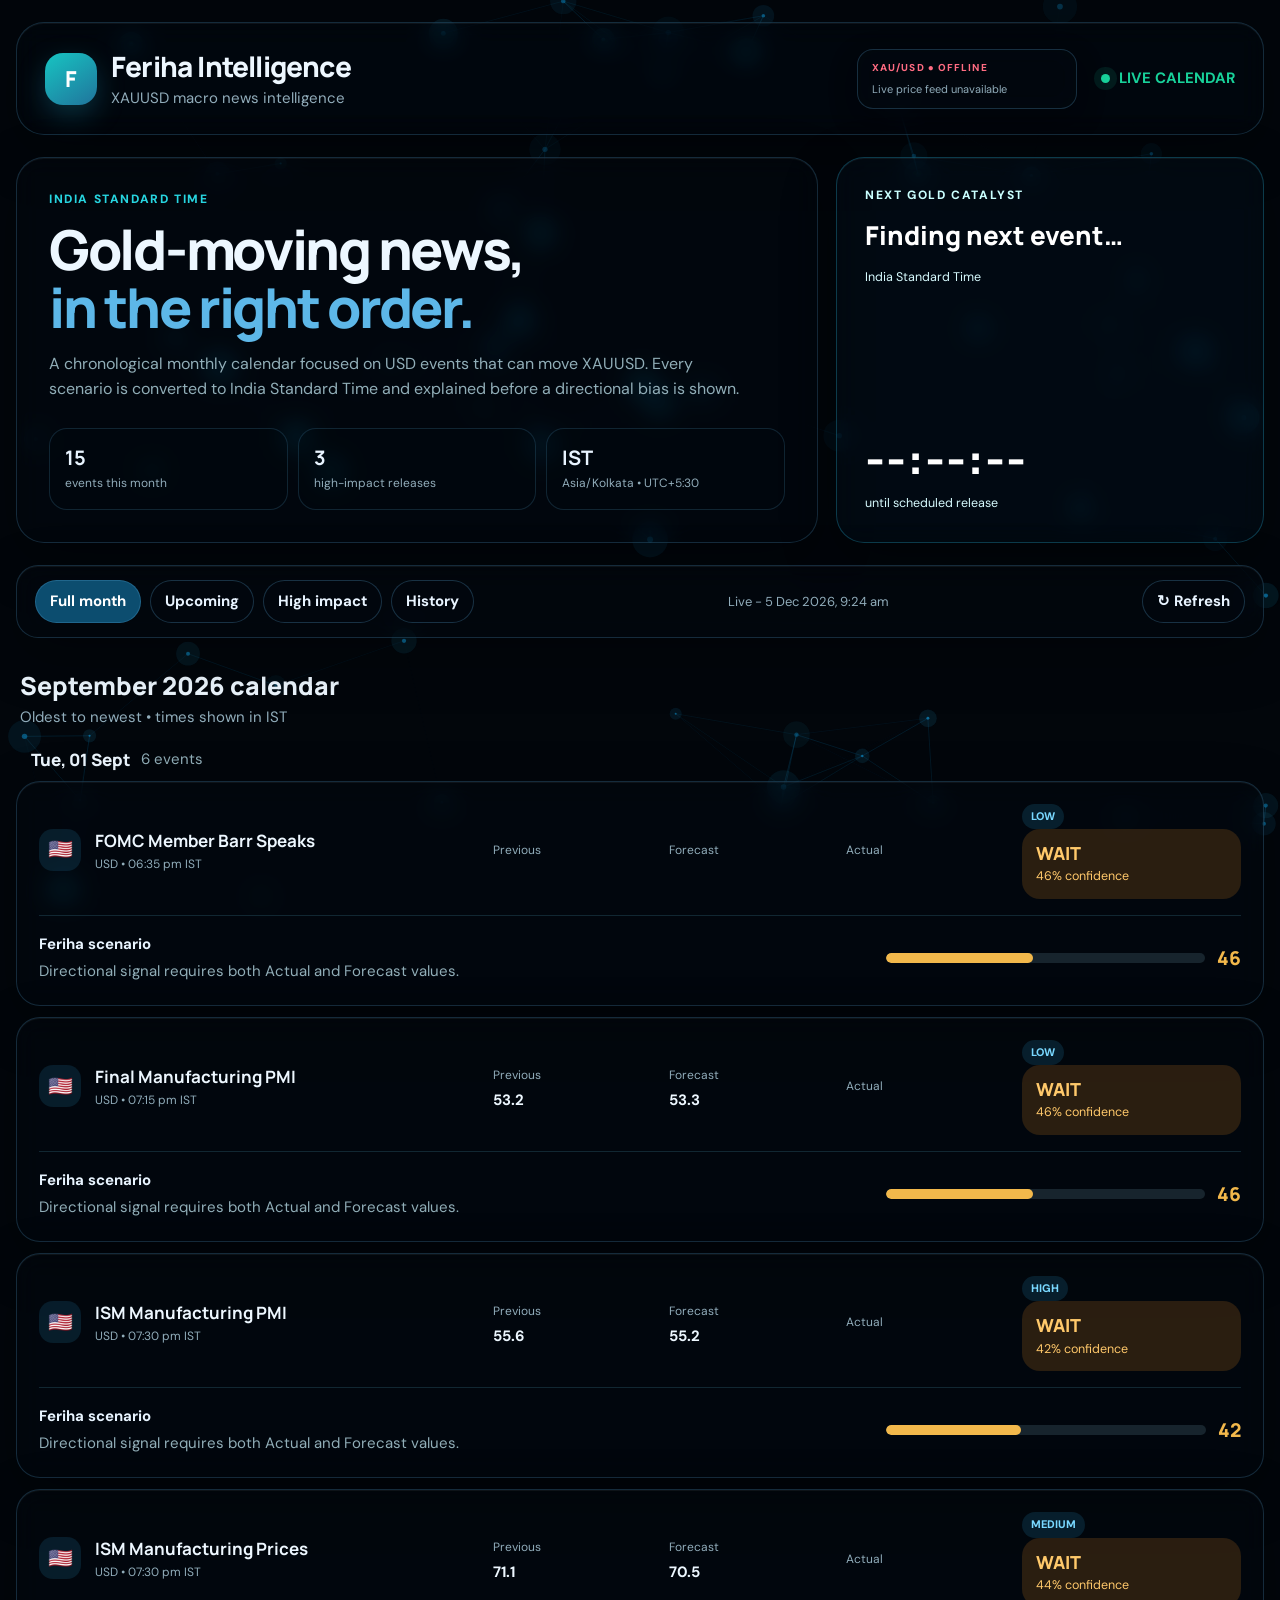
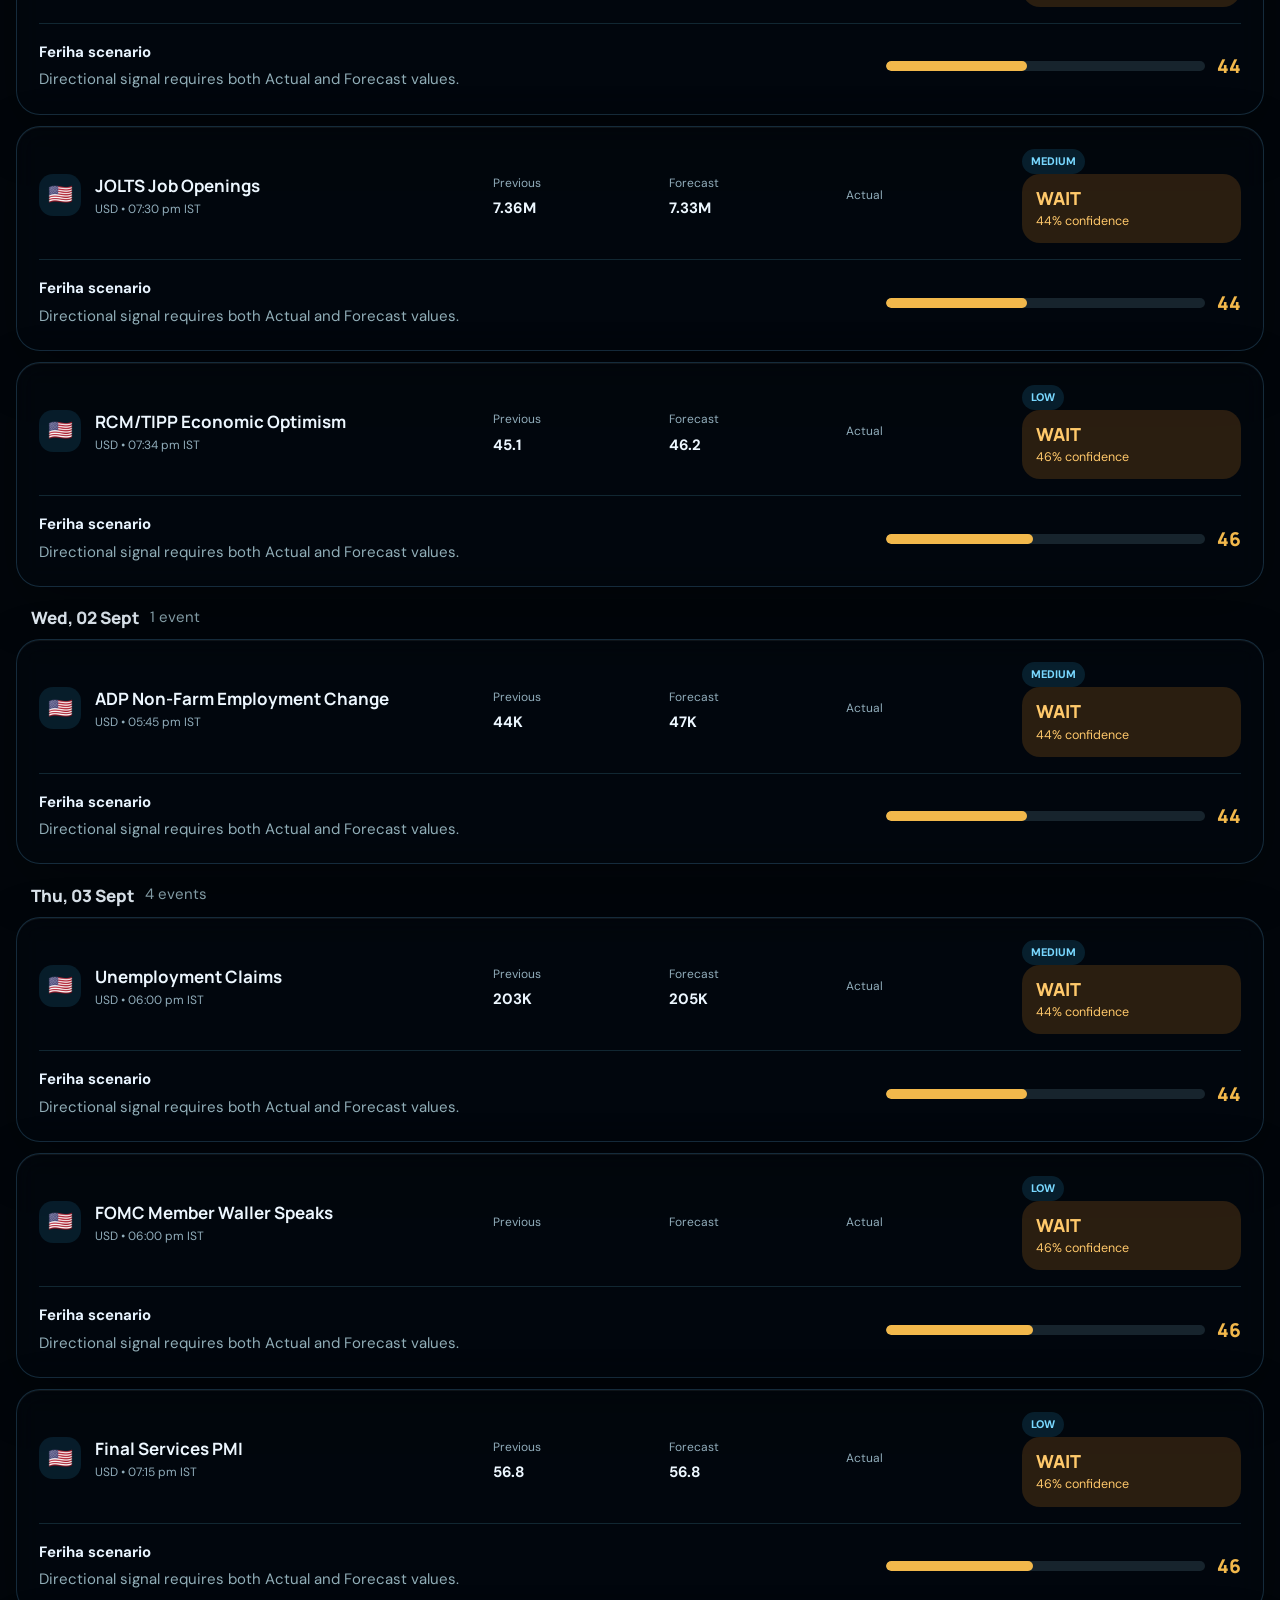
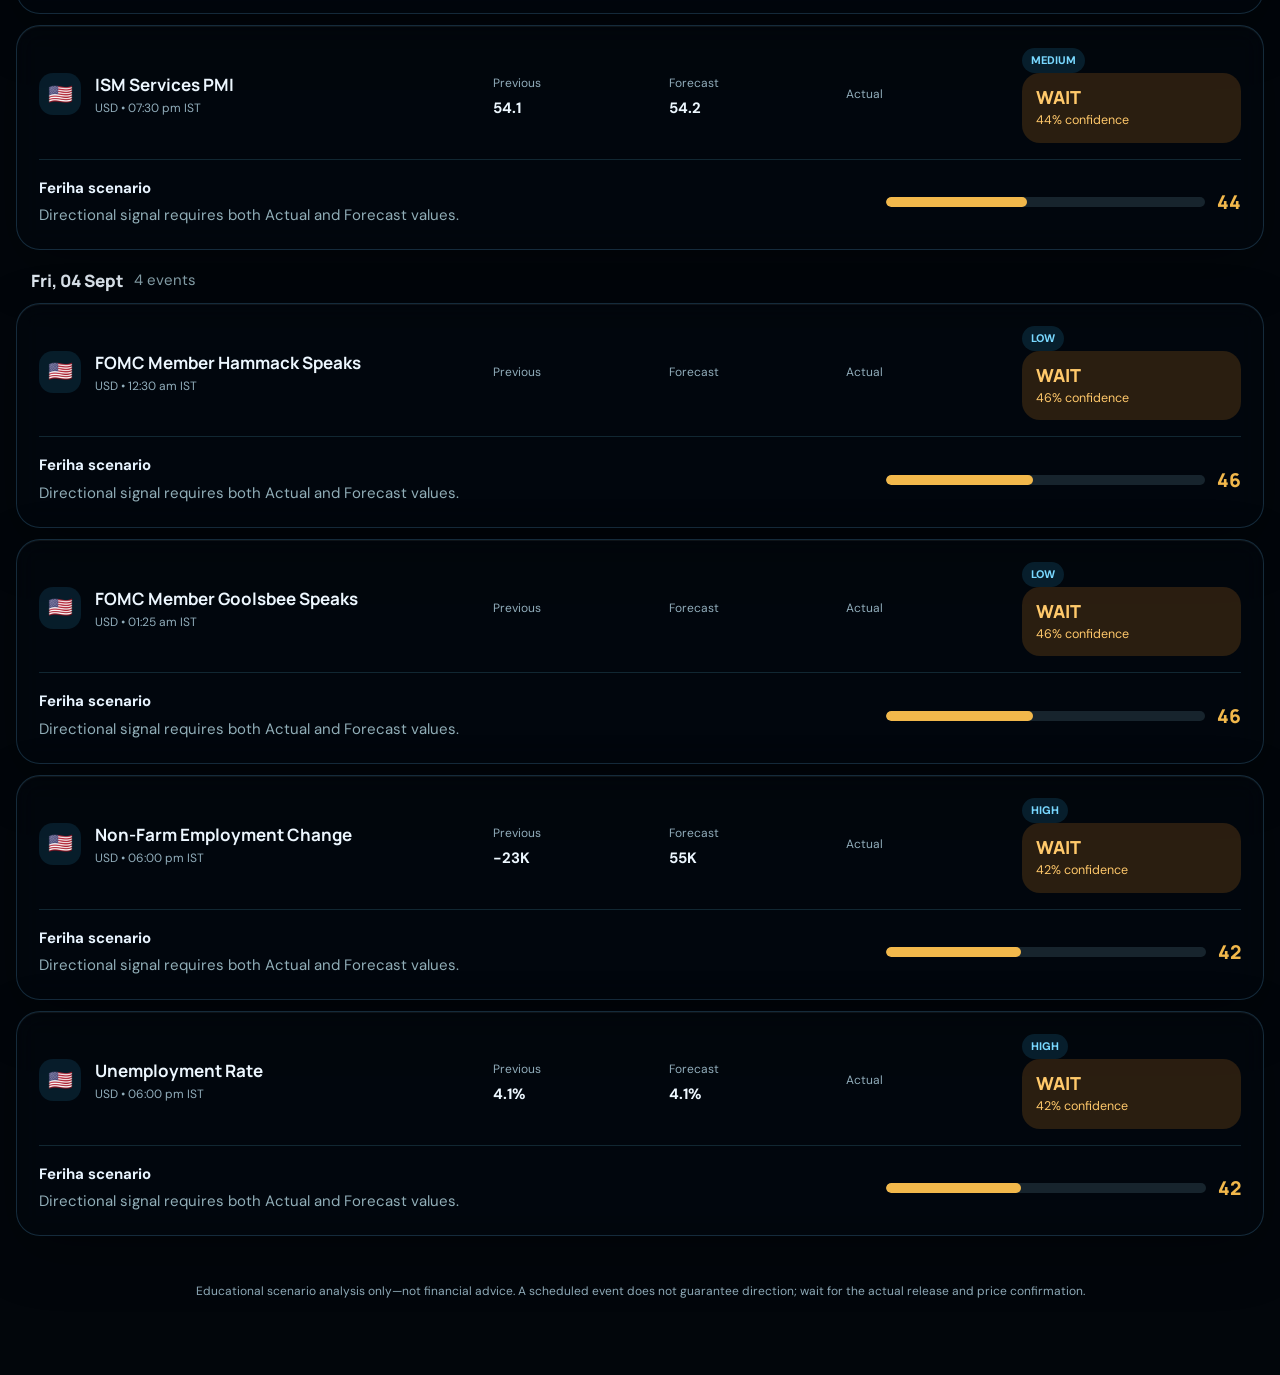
<file: index.html>
<!doctype html>
<html lang="en">
<head>
  <meta charset="utf-8">
  <meta name="viewport" content="width=device-width,initial-scale=1">
  <meta name="theme-color" content="#071018">
  <title>Feriha — XAUUSD News Terminal</title>
  <link rel="preconnect" href="https://fonts.googleapis.com">
  <link rel="preconnect" href="https://fonts.gstatic.com" crossorigin>
  <link href="https://fonts.googleapis.com/css2?family=DM+Sans:wght@400;500;600;700&family=Manrope:wght@600;700;800&display=swap" rel="stylesheet">
  <style>
    :root{--ink:#eefaff;--muted:#91aeb8;--line:rgba(92,190,214,.18);--aqua:#27d5e0;--blue:#5db7e8;--green:#18d19a;--red:#ff647d;--amber:#f2b84b;--glass:rgba(7,16,24,.48);--glass2:rgba(10,24,34,.58);--shadow:0 18px 55px rgba(0,0,0,.34)}
    *{box-sizing:border-box}html{scroll-behavior:smooth}body{margin:0;color:var(--ink);font:15px/1.55 "DM Sans",sans-serif;background:#03080d;min-height:100vh;overflow-x:hidden}
    body:before{content:"";position:fixed;inset:0;z-index:-2;background:radial-gradient(circle at 9% 8%,rgba(12,92,125,.34) 0,transparent 34%),radial-gradient(circle at 90% 22%,rgba(17,64,96,.3) 0,transparent 29%),linear-gradient(150deg,#02070c 5%,#07151e 52%,#02070c 100%)}
    body:after{content:"";position:fixed;inset:0;z-index:-1;opacity:.12;background-image:radial-gradient(#43c8dc 1px,transparent 1px);background-size:24px 24px;mask-image:linear-gradient(to bottom,black,transparent 85%)}
    button,select{font:inherit}.shell{width:min(1380px,calc(100% - 32px));margin:auto;padding:22px 0 54px}.glass{background:var(--glass);border:1px solid rgba(94,199,222,.18);box-shadow:var(--shadow);backdrop-filter:blur(18px);-webkit-backdrop-filter:blur(18px)}
    header{border-radius:28px;padding:24px 28px;display:flex;justify-content:space-between;gap:24px;align-items:center}.brand{display:flex;align-items:center;gap:14px}.logo{width:52px;height:52px;border-radius:18px;display:grid;place-items:center;background:linear-gradient(145deg,#17c5c2,#20749c);color:#fff;font:800 22px Manrope;box-shadow:0 10px 28px rgba(32,185,210,.25)}.brand h1{font:800 clamp(20px,3vw,28px) Manrope;margin:0;letter-spacing:-.8px}.brand p{margin:2px 0 0;color:var(--muted)}.live{display:flex;align-items:center;gap:9px;color:var(--green);font-weight:700}.dot{width:9px;height:9px;border-radius:50%;background:currentColor;box-shadow:0 0 0 7px rgba(24,209,154,.1);animation:pulse 1.8s infinite}@keyframes pulse{50%{box-shadow:0 0 0 12px transparent}}
    .hero{margin:22px 0;display:grid;grid-template-columns:1.5fr .8fr;gap:18px}.intro{border-radius:28px;padding:32px}.eyebrow{color:var(--aqua);text-transform:uppercase;font-size:12px;letter-spacing:1.6px;font-weight:800}.intro h2{font:800 clamp(30px,5vw,55px)/1.05 Manrope;margin:12px 0;letter-spacing:-2.3px;max-width:760px}.intro h2 span{color:var(--blue)}.intro p{color:var(--muted);max-width:690px;font-size:16px}.stats{display:grid;grid-template-columns:repeat(3,1fr);gap:10px;margin-top:26px}.stat{padding:15px;border-radius:18px;background:rgba(4,15,23,.38);border:1px solid var(--line)}.stat b{display:block;font:700 20px Manrope}.stat span{color:var(--muted);font-size:12px}.next{border-radius:28px;padding:28px;display:flex;flex-direction:column;justify-content:space-between;background:linear-gradient(145deg,rgba(18,115,145,.68),rgba(8,151,159,.62));border:1px solid rgba(100,226,236,.24);color:#fff}.next .eyebrow{color:#c9ffff}.next h3{font:800 26px Manrope;margin:12px 0}.countdown{font:800 clamp(31px,5vw,48px) Manrope;letter-spacing:1px}.next small{color:#d7fbff}.toolbar{border-radius:22px;padding:14px 18px;display:flex;flex-wrap:wrap;gap:12px;justify-content:space-between;align-items:center;position:sticky;top:10px;z-index:5}.filters{display:flex;gap:9px;flex-wrap:wrap}.chip,.refresh{border:1px solid var(--line);background:rgba(5,17,25,.48);color:var(--ink);padding:9px 14px;border-radius:999px;cursor:pointer;font-weight:700}.chip.active{background:rgba(34,178,202,.25);color:#fff;border-color:rgba(80,210,226,.35)}.refresh{color:var(--blue)}.status{color:var(--muted);font-size:13px}
    .section-head{display:flex;justify-content:space-between;align-items:end;margin:30px 4px 15px}.section-head h3{font:800 25px Manrope;margin:0}.section-head p{color:var(--muted);margin:3px 0}.timeline{position:relative}.day{margin-bottom:19px}.datebar{display:flex;gap:10px;align-items:center;margin:0 0 10px 15px}.datebar strong{font:800 17px Manrope}.datebar span{color:var(--muted)}
    .event{border-radius:24px;padding:22px;display:grid;grid-template-columns:minmax(210px,1.5fr) repeat(3,minmax(90px,.55fr)) minmax(165px,.75fr);gap:16px;align-items:center;margin-bottom:11px;transition:.2s;background:rgba(5,15,23,.44)}.event:hover{transform:translateY(-2px);box-shadow:0 23px 58px rgba(0,0,0,.4);background:rgba(8,24,34,.58)}.event-title{display:flex;gap:14px;align-items:flex-start}.flag{width:42px;height:42px;display:grid;place-items:center;border-radius:14px;background:rgba(24,78,94,.36);font-size:20px;flex:none}.event h4{font:700 17px Manrope;margin:0 0 3px}.event-title p,.metric span{color:var(--muted);font-size:12px;margin:0}.metric b{display:block;margin-top:3px;color:#e9f8fc}.impact{display:inline-flex;padding:4px 9px;border-radius:99px;background:rgba(43,157,181,.18);color:#72d4e4;font-size:11px;font-weight:800}.signal{border-radius:18px;padding:12px 14px;background:rgba(4,14,21,.42)}.signal.long{background:rgba(18,139,105,.2);color:var(--green)}.signal.short{background:rgba(181,44,66,.2);color:var(--red)}.signal.wait{background:rgba(177,122,33,.2);color:#ffc96b}.signal b{font:800 18px Manrope}.signal small{display:block}.expand{grid-column:1/-1;border-top:1px solid var(--line);padding-top:17px;display:grid;grid-template-columns:1.4fr .6fr;gap:20px}.reason b{display:block;margin-bottom:4px}.reason p{color:var(--muted);margin:0}.meter-row{display:flex;align-items:center;gap:12px}.meter{height:10px;background:rgba(117,164,177,.16);border-radius:99px;overflow:hidden;flex:1}.meter i{display:block;height:100%;width:var(--score);background:var(--meter);border-radius:inherit}.score{font:800 19px Manrope;color:var(--meter)}.empty{border-radius:24px;padding:45px;text-align:center;color:var(--muted)}.footer{margin-top:26px;padding:20px;text-align:center;color:var(--muted);font-size:12px}.hidden{display:none!important}
    @media(max-width:950px){.hero{grid-template-columns:1fr}.event{grid-template-columns:1fr 1fr 1fr}.event-title{grid-column:1/-1}.signal{grid-column:2/4}.expand{grid-template-columns:1fr}}@media(max-width:620px){.shell{width:min(100% - 18px,1380px)}header{padding:18px;align-items:flex-start}.brand p{display:none}.live{font-size:12px}.intro{padding:23px}.intro h2{letter-spacing:-1.4px}.stats{grid-template-columns:1fr}.toolbar{top:5px}.status{width:100%}.event{grid-template-columns:1fr 1fr;padding:17px}.signal{grid-column:1/-1}.metric:nth-of-type(3){grid-column:1/-1}.expand{grid-column:1/-1}}
  </style>
</head>
<body><main class="shell">
  <header class="glass"><div class="brand"><div class="logo">F</div><div><h1>Feriha Intelligence</h1><p>XAUUSD macro news intelligence</p></div></div><div class="live"><i class="dot"></i><span id="liveText">SYNCING DATA</span></div></header>
  <section class="hero"><article class="intro glass"><div class="eyebrow">India Standard Time</div><h2>Gold-moving news,<br><span>in the right order.</span></h2><p>A chronological monthly calendar focused on USD events that can move XAUUSD. Every scenario is converted to India Standard Time and explained before a directional bias is shown.</p><div class="stats"><div class="stat"><b id="eventCount">—</b><span>events this month</span></div><div class="stat"><b id="highCount">—</b><span>high-impact releases</span></div><div class="stat"><b>IST</b><span>Asia/Kolkata • UTC+5:30</span></div></div></article><aside class="next"><div><div class="eyebrow">Next gold catalyst</div><h3 id="nextName">Finding next event…</h3><small id="nextTime">India Standard Time</small></div><div><div class="countdown" id="countdown">--:--:--</div><small>until scheduled release</small></div></aside></section>
  <nav class="toolbar glass"><div class="filters"><button class="chip active" data-filter="all">Full month</button><button class="chip" data-filter="upcoming">Upcoming</button><button class="chip" data-filter="high">High impact</button></div><span class="status" id="status">Loading calendar…</span><button class="refresh" id="refresh">↻ Refresh</button></nav>
  <div class="section-head"><div><h3 id="monthTitle">Economic calendar</h3><p>Oldest to newest • times shown in IST</p></div></div>
  <section id="calendar" class="timeline"></section>
  <div class="footer">Educational scenario analysis only—not financial advice. A scheduled event does not guarantee direction; wait for the actual release and price confirmation.</div>
</main>
<script>
const IST='Asia/Kolkata'; let events=[],filter='all',timer;
const $=s=>document.querySelector(s), esc=s=>String(s??'—').replace(/[&<>"']/g,m=>({'&':'&amp;','<':'&lt;','>':'&gt;','"':'&quot;',"'":'&#39;'}[m]));
const fmtDate=d=>new Intl.DateTimeFormat('en-IN',{timeZone:IST,weekday:'short',day:'2-digit',month:'short'}).format(d);
const fmtTime=d=>new Intl.DateTimeFormat('en-IN',{timeZone:IST,hour:'2-digit',minute:'2-digit',hour12:true}).format(d)+' IST';
function num(v){const n=parseFloat(String(v??'').replace(/[^-\d.]/g,''));return Number.isFinite(n)?n:null}
function analyze(e){
  const name=(e.Event||e.Category||'').toLowerCase();
  const forecast=num(e.Forecast||e.TEForecast);
  const actual=num(e.Actual);
  const impact=+e.Importance||1;
  if(actual===null||forecast===null){return{dir:'wait',score:Math.max(35,48-impact*2),reason:'Directional signal requires both Actual and Forecast values.'};}
  const surprise=actual-forecast;
  const threshold=Math.max(Math.abs(forecast)*0.005,0.01);
  if(Math.abs(surprise)<threshold){return{dir:'wait',score:45,reason:`Actual ${actual} vs Forecast ${forecast}: no meaningful economic surprise.`};}
  const inflationHigherIsBearish=/cpi|inflation|pce|pmi|ism|retail sales|consumer confidence|fed funds|interest rate|rate decision|jolts|durable goods/.test(name);
  const nfpHigherIsBearish=/nonfarm payroll|non-farm payroll|nfp|payroll/.test(name);
  const unemploymentHigherIsBullish=/unemployment rate|unemployment/.test(name);
  const claimsHigherIsBullish=/initial claims|continuing claims|jobless claims/.test(name);
  let goldBullish;
  if(unemploymentHigherIsBullish||claimsHigherIsBullish){goldBullish=surprise>0;}
  else if(inflationHigherIsBearish||nfpHigherIsBearish){goldBullish=surprise<0;}
  else{return{dir:'wait',score:40,reason:`${name} has no predefined XAUUSD economic-impact mapping.`};}
  const strength=Math.min(40,Math.round(Math.abs(surprise)/threshold*10));
  const score=Math.min(95,Math.max(55,55+strength));
  return{dir:goldBullish?'long':'short',score,reason:`Actual ${actual} vs Forecast ${forecast}. ${goldBullish?'Expected से weaker USD-side data होने के कारण Gold bullish bias.':'Expected से stronger USD-side data होने के कारण Gold bearish bias.'}`};
}
function normalize(e){return{...e,Date:e.Date||e.date,Event:e.Event||e.event||e.Category||'Economic release',Country:e.Country||'United States',Importance:+e.Importance||+e.importance||1,Forecast:e.Forecast||e.forecast||e.TEForecast||'',Previous:e.Previous||e.previous||'',Actual:e.Actual||e.actual||''}}
async function load(){ $('#status').textContent='Fetching latest calendar...';try{let raw=[];try{const r=await fetch(`data/calendar.json?v=${Date.now()}`,{cache:'no-store'});if(r.ok){const j=await r.json();raw=Array.isArray(j)?j:j.events||[]}}catch{}if(!raw.length){const urls=['https://nfs.faireconomy.media/ff_calendar_thisweek.json','https://nfs.faireconomy.media/ff_calendar_nextweek.json'];const batches=await Promise.all(urls.map(async u=>{const r=await fetch(u,{cache:'no-store'});return r.ok?r.json():[]}));const rank={Low:1,Medium:2,High:3};const gold=/fed|fomc|interest rate|inflation|cpi|pce|payroll|employment|unemployment|jobless|gdp|pmi|ism|retail sales|consumer confidence|jolts|durable goods|powell|treasury/i;raw=batches.flat().filter(e=>e.country==='USD'&&gold.test(e.title||'')).map(e=>({Date:e.date,Event:e.title,Country:'United States',Importance:rank[e.impact]||1,Forecast:e.forecast||'',Previous:e.previous||'',Actual:e.actual||''}))}events=raw.map(normalize).filter(e=>e.Date&&!isNaN(new Date(e.Date))).sort((a,b)=>new Date(a.Date)-new Date(b.Date));if(!events.length)throw Error('No events returned');$('#status').textContent=`Live - ${new Intl.DateTimeFormat('en-IN',{timeZone:IST,dateStyle:'medium',timeStyle:'short'}).format(new Date())}`;$('#liveText').textContent='LIVE CALENDAR'}catch(err){events=[];$('#status').textContent='Live feed unavailable - run GitHub updater';$('#liveText').textContent='FEED OFFLINE'}render()}
function render(){const now=new Date();let list=events.filter(e=>filter==='all'||filter==='upcoming'&&new Date(e.Date)>=now||filter==='high'&&e.Importance>=3);$('#eventCount').textContent=events.length;$('#highCount').textContent=events.filter(e=>e.Importance>=3).length;$('#monthTitle').textContent=new Intl.DateTimeFormat('en-IN',{timeZone:IST,month:'long',year:'numeric'}).format(events[0]?new Date(events[0].Date):now)+' calendar';const groups=Object.groupBy?Object.groupBy(list,e=>fmtDate(new Date(e.Date))):list.reduce((o,e)=>((o[fmtDate(new Date(e.Date))]??=[]).push(e),o),{});$('#calendar').innerHTML=list.length?Object.entries(groups).map(([day,es])=>`<div class="day"><div class="datebar"><strong>${day}</strong><span>${es.length} event${es.length>1?'s':''}</span></div>${es.map(card).join('')}</div>`).join(''):`<div class="empty glass"><h3>No events to show</h3><p>The live feed has not been generated yet or this filter has no matching releases.</p></div>`;const next=events.find(e=>new Date(e.Date)>=now);if(next){$('#nextName').textContent=next.Event;$('#nextTime').textContent=fmtDate(new Date(next.Date))+' • '+fmtTime(new Date(next.Date));}updateCountdown(next)}
function card(e){const a=analyze(e),color=a.dir==='long'?'var(--green)':a.dir==='short'?'var(--red)':'var(--amber)';return`<article class="event glass"><div class="event-title"><div class="flag">🇺🇸</div><div><h4>${esc(e.Event)}</h4><p>${esc(e.Country)} • ${fmtTime(new Date(e.Date))}</p></div></div><div class="metric"><span>Previous</span><b>${esc(e.Previous)}</b></div><div class="metric"><span>Forecast</span><b>${esc(e.Forecast)}</b></div><div class="metric"><span>Actual</span><b>${esc(e.Actual)}</b></div><div><span class="impact">${e.Importance>=3?'HIGH':e.Importance>=2?'MEDIUM':'LOW'}</span><div class="signal ${a.dir}"><b>${a.dir==='long'?'LONG':a.dir==='short'?'SHORT':'WAIT'}</b><small>${a.score}% confidence</small></div></div><div class="expand"><div class="reason"><b>Feriha scenario</b><p>${esc(a.reason)}</p></div><div class="meter-row"><div class="meter"><i style="--score:${a.score}%;--meter:${color}"></i></div><span class="score" style="--meter:${color}">${a.score}</span></div></div></article>`}
function updateCountdown(next){clearInterval(timer);if(!next){$('#countdown').textContent='--:--:--';return}const tick=()=>{const ms=new Date(next.Date)-new Date();if(ms<=0){$('#countdown').textContent='LIVE';return}const h=Math.floor(ms/36e5),m=Math.floor(ms%36e5/6e4),s=Math.floor(ms%6e4/1e3);$('#countdown').textContent=[h,m,s].map(x=>String(x).padStart(2,'0')).join(':')};tick();timer=setInterval(tick,1000)}
document.querySelectorAll('[data-filter]').forEach(b=>b.onclick=()=>{document.querySelectorAll('[data-filter]').forEach(x=>x.classList.remove('active'));b.classList.add('active');filter=b.dataset.filter;render()});$('#refresh').onclick=load;load();
</script>
  <script src="scripts/xauusd-price-widget.js?v=20260824-3history-1"></script>
</body>
</html>
</file>
